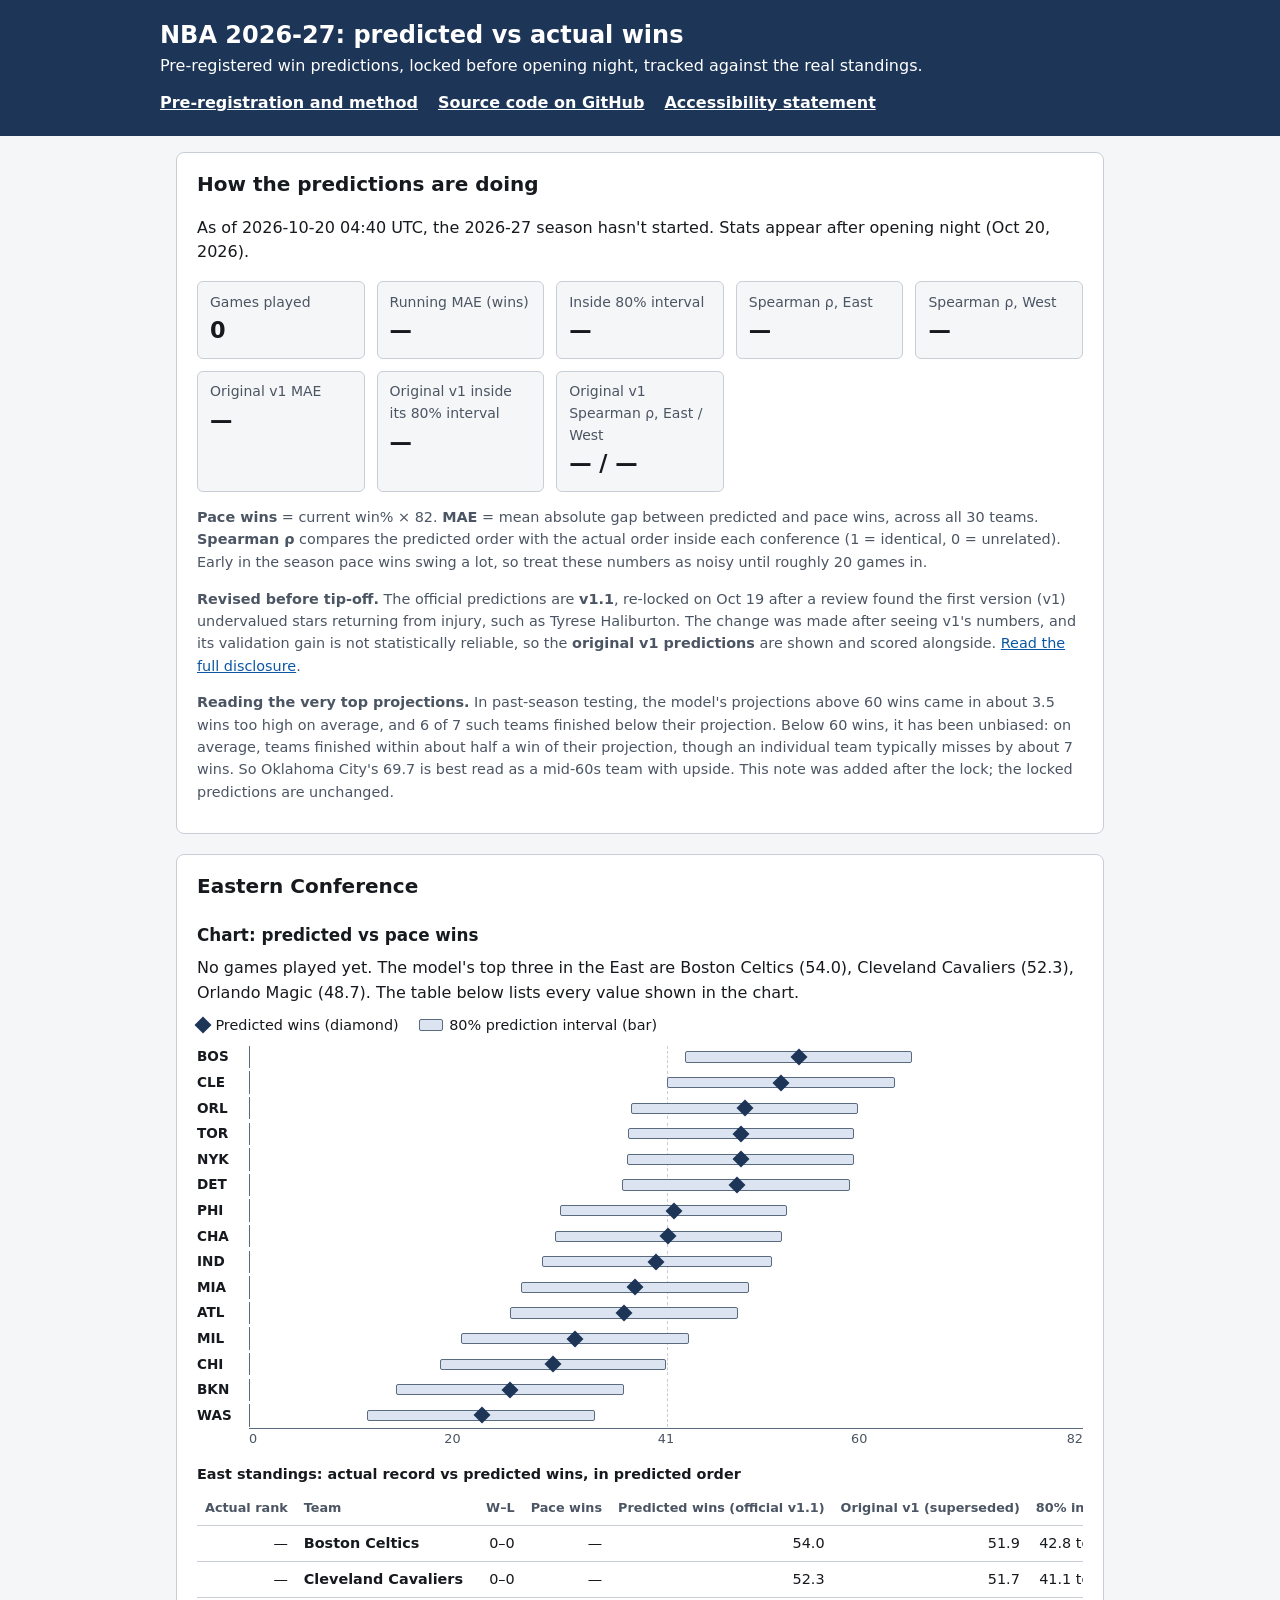
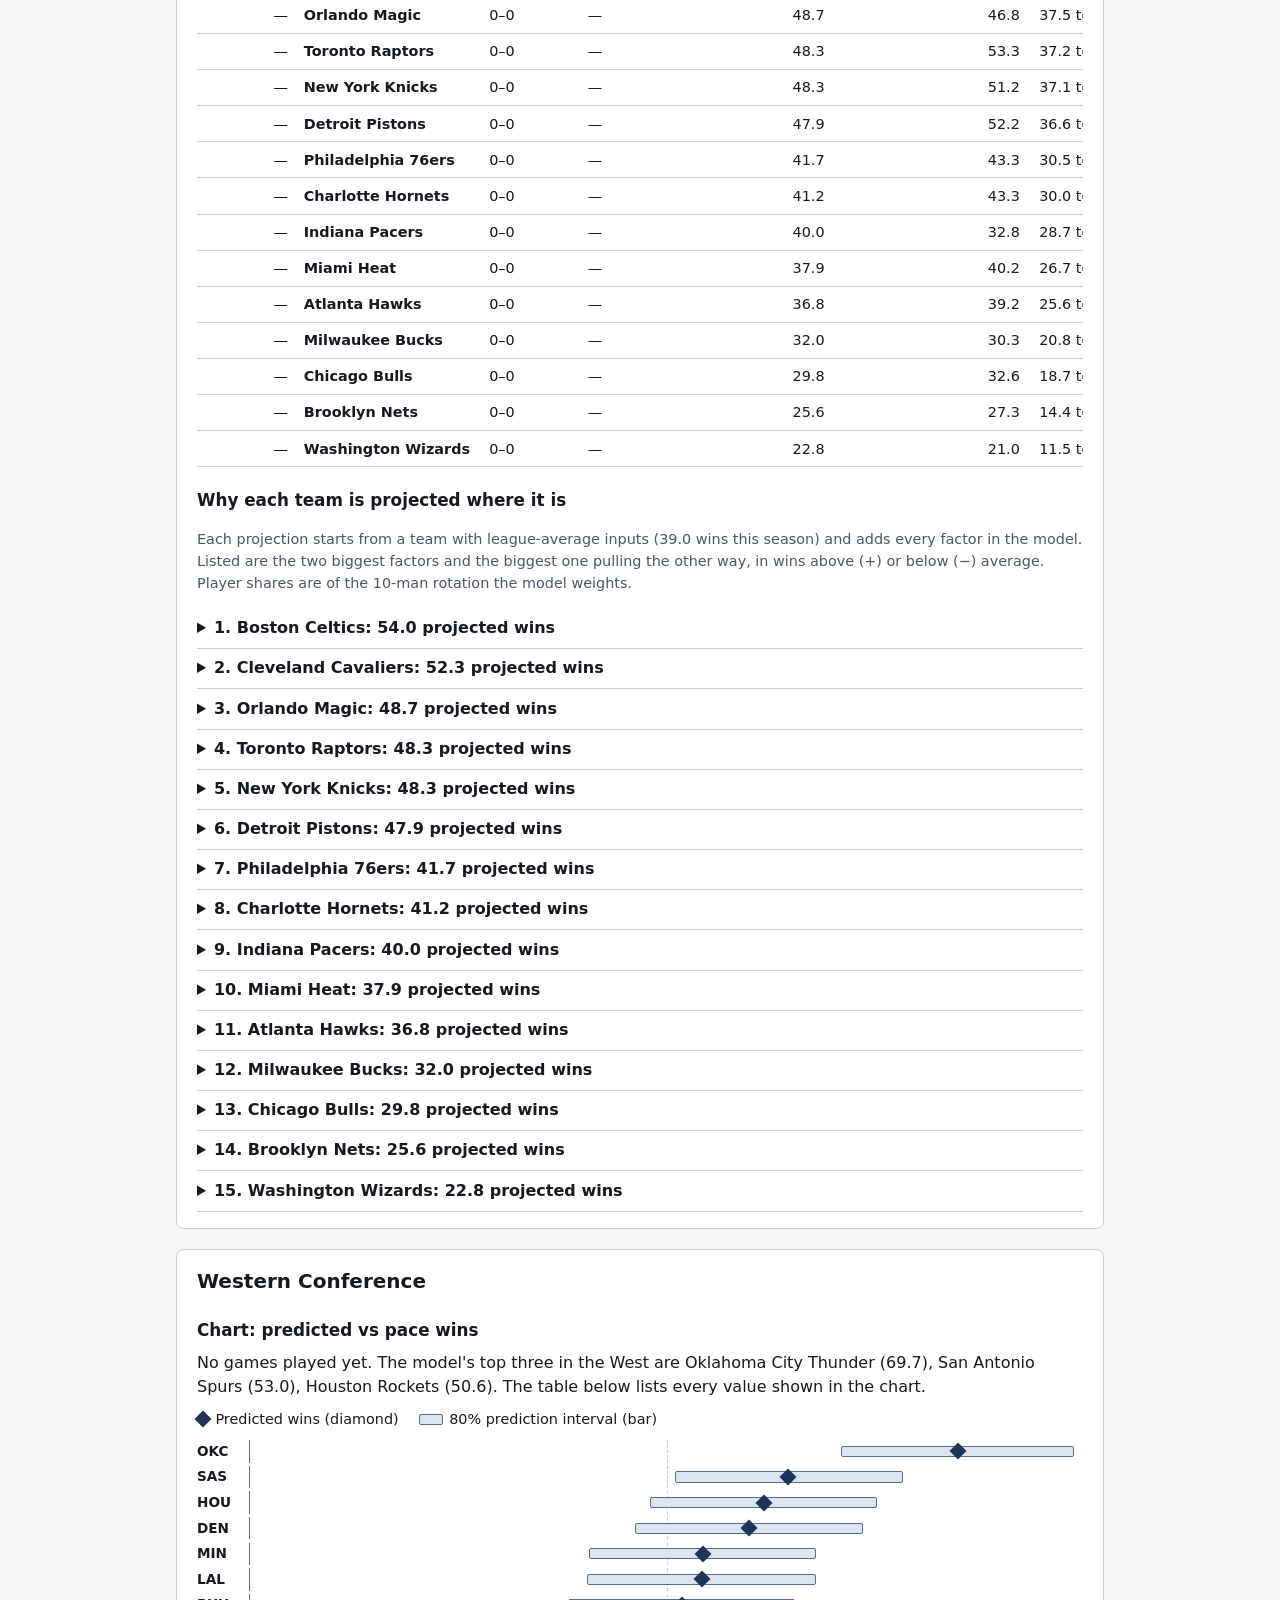
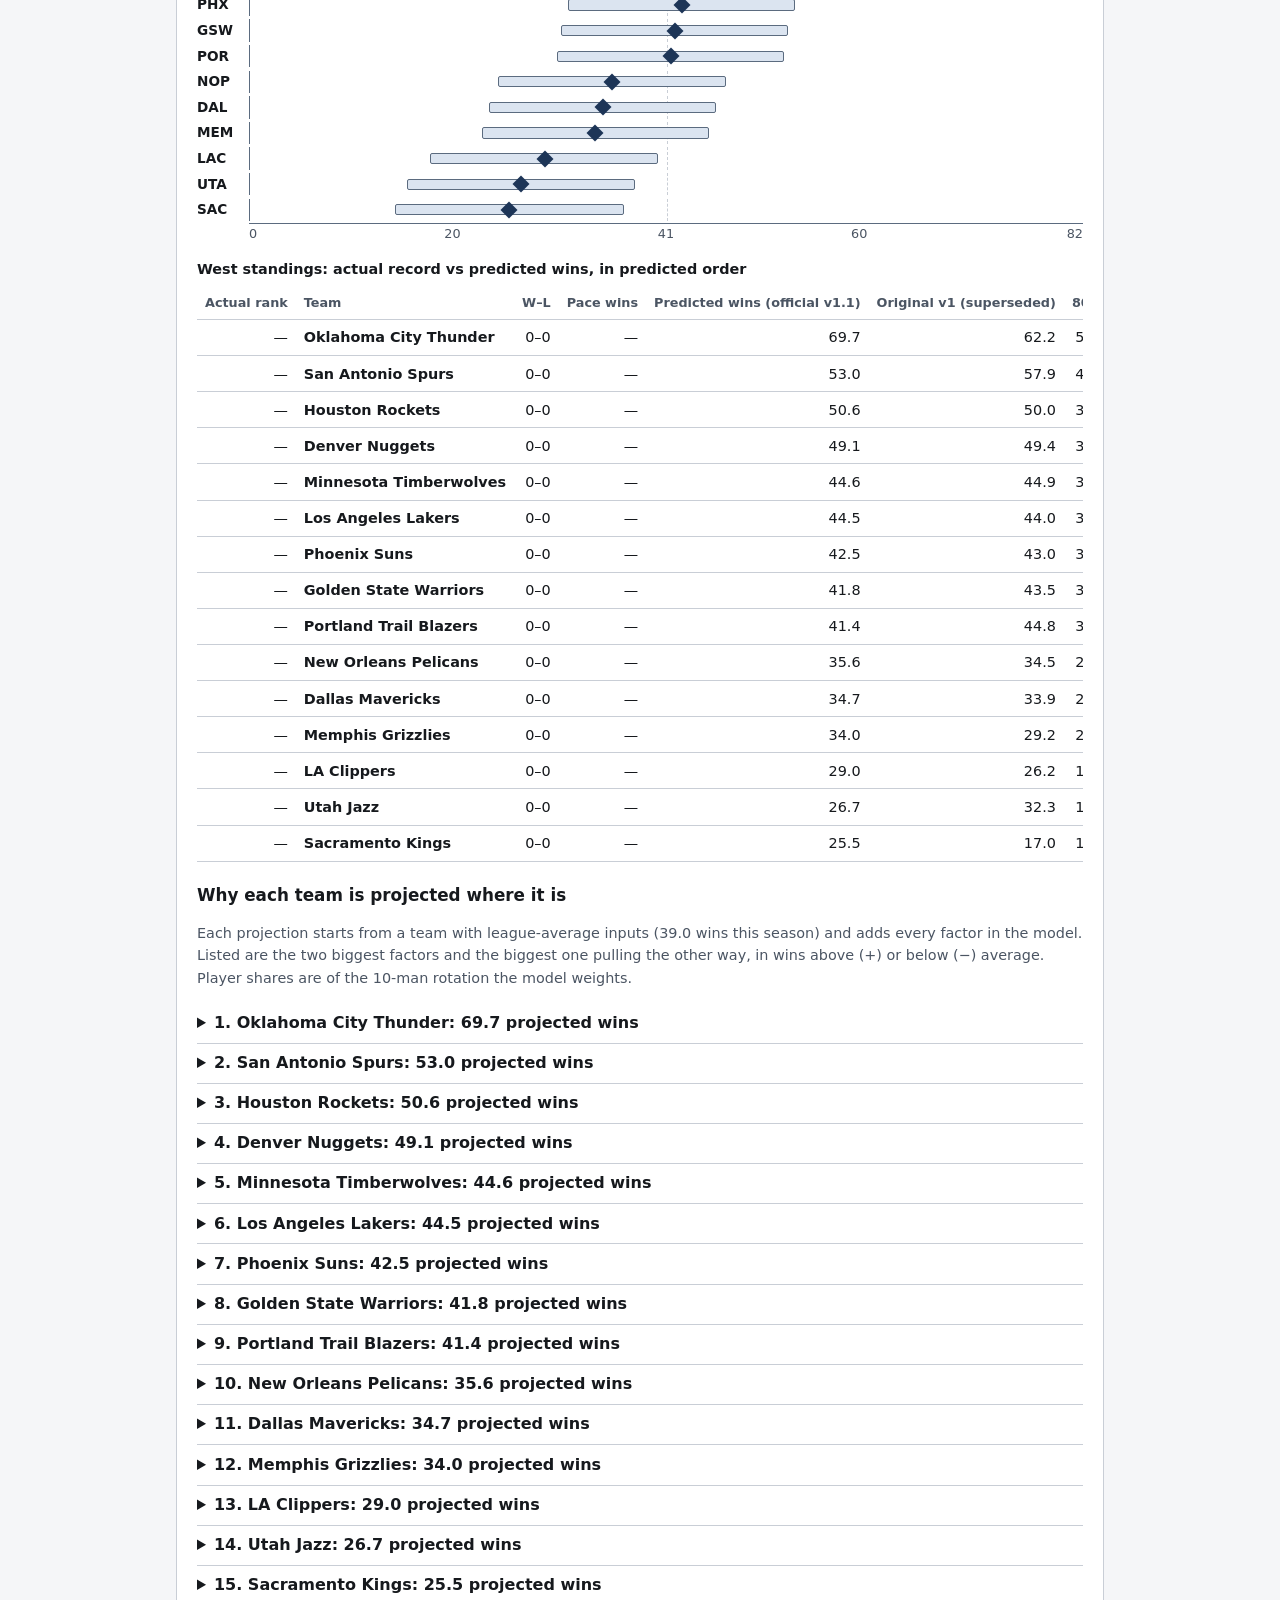
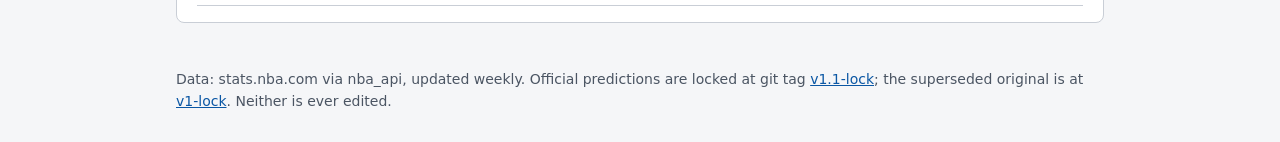
<file: docs/index.html>
<!DOCTYPE html>
<html lang="en">
<head>
<meta charset="utf-8">
<meta name="viewport" content="width=device-width, initial-scale=1">
<meta name="color-scheme" content="light dark">
<title>NBA 2026-27 Standings Predictor: predicted vs actual</title>
<link rel="stylesheet" href="style.css">
</head>
<body>
<a class="skip-link" href="#main">Skip to main content</a>
<header class="site">
  <div class="inner">
    <h1>NBA 2026-27: predicted vs actual wins</h1>
    <p>Pre-registered win predictions, locked before opening night, tracked against the real standings.</p>
    <nav aria-label="Site">
      <ul>
        <li><a href="https://github.com/allenb34/nba-standings-predictor/blob/main/PREREGISTRATION.md">Pre-registration and method</a></li>
        <li><a href="https://github.com/allenb34/nba-standings-predictor">Source code on GitHub</a></li>
        <li><a href="accessibility.html">Accessibility statement</a></li>
      </ul>
    </nav>
  </div>
</header>

<main id="main" tabindex="-1">
  <section class="card" aria-labelledby="summary-h">
    <h2 id="summary-h">How the predictions are doing</h2>
    <p id="status">Loading the latest standings…</p>
    <dl class="stats" id="stats" hidden></dl>
    <p class="note">
      <strong>Pace wins</strong> = current win% × 82. <strong>MAE</strong> = mean absolute gap between predicted and
      pace wins, across all 30 teams. <strong>Spearman ρ</strong> compares the predicted order with the actual order
      inside each conference (1 = identical, 0 = unrelated). Early in the season pace wins swing a lot, so treat these
      numbers as noisy until roughly 20 games in.
    </p>
    <p class="note">
      <strong>Revised before tip-off.</strong> The official predictions are <strong>v1.1</strong>, re-locked on Oct 19
      after a review found the first version (v1) undervalued stars returning from injury, such as Tyrese Haliburton. The
      change was made after seeing v1's numbers, and its validation gain is not statistically reliable, so the
      <strong>original v1 predictions</strong> are shown and scored alongside.
      <a href="https://github.com/allenb34/nba-standings-predictor/blob/main/PREREGISTRATION.md#disclosure-why-the-official-predictions-changed-after-v1-lock">Read the full disclosure</a>.
    </p>
    <p class="note">
      <strong>Reading the very top projections.</strong> In past-season testing, the model's projections above 60 wins came
      in about 3.5 wins too high on average, and 6 of 7 such teams finished below their projection. Below 60 wins, it has been
      unbiased: on average, teams finished within about half a win of their projection, though an individual team typically misses by about 7 wins. So Oklahoma City's 69.7 is best read as a mid-60s team with upside.
      This note was added after the lock; the locked predictions are unchanged.
    </p>
  </section>
  <div id="conferences"></div>
</main>

<footer class="site">
  <p>Data: stats.nba.com via nba_api, updated weekly. Official predictions are locked at git tag
    <a href="https://github.com/allenb34/nba-standings-predictor/tree/v1.1-lock">v1.1-lock</a>; the superseded original is at
    <a href="https://github.com/allenb34/nba-standings-predictor/tree/v1-lock">v1-lock</a>. Neither is ever edited.</p>
</footer>

<script>
const f1 = x => x == null ? "—" : x.toFixed(1);
const esc = s => String(s).replace(/[&<>"]/g, c => ({"&": "&amp;", "<": "&lt;", ">": "&gt;", '"': "&quot;"}[c]));
const pct = x => (x / 82 * 100).toFixed(2) + "%";

function diffCell(d) {
  if (d == null) return "—";
  if (Math.abs(d) < 0.05) return "0.0 (on pace)";
  return d > 0 ? `<span class="ahead">▲ +${f1(d)} ahead</span>` : `<span class="behind">▼ −${f1(-d)} behind</span>`;
}
function piCell(v) { return v == null ? "—" : v ? "✓ Yes" : "✗ No"; }

function summary(conf, c, started) {
  const t = c.teams;
  if (!started) {
    const top = t.slice(0, 3).map(x => `${x.name} (${f1(x.predicted_wins)})`).join(", ");
    return `No games played yet. The model's top three in the ${conf} are ${top}.`;
  }
  const s = [...t].sort((a, b) => b.diff - a.diff), up = s[0], down = s[s.length - 1];
  const inPi = t.filter(x => x.in_pi).length;
  const rho = c.spearman == null ? "not yet defined" : c.spearman.toFixed(2);
  return `${inPi} of ${t.length} ${conf} teams are on pace to land inside their 80% prediction interval. ` +
    `Furthest ahead of prediction: ${up.name}, on pace for ${f1(up.pace_wins)} wins vs ${f1(up.predicted_wins)} predicted. ` +
    `Furthest behind: ${down.name}, on pace for ${f1(down.pace_wins)} vs ${f1(down.predicted_wins)}. ` +
    `Rank agreement (Spearman ρ): ${rho}.`;
}

function chart(c, started) {
  const rows = c.teams.map(x => `
    <div class="row"><span class="lbl">${esc(x.team)}</span><span class="track">
      <span class="band" style="left:${pct(x.pi80_low)};width:${pct(x.pi80_high - x.pi80_low)}"></span>
      <span class="mk pred" style="left:${pct(x.predicted_wins)}"></span>
      ${x.pace_wins == null ? "" : `<span class="mk pace" style="left:${pct(x.pace_wins)}"></span>`}
    </span></div>`).join("");
  const ticks = [0, 20, 41, 60, 82].map(v => `<span style="left:${pct(v)}">${v}</span>`).join("");
  return `
    <ul class="legend" aria-hidden="true">
      <li><span class="mk pred"></span> Predicted wins (diamond)</li>
      ${started ? '<li><span class="mk pace"></span> Pace wins (circle)</li>' : ""}
      <li><span class="band"></span> 80% prediction interval (bar)</li>
    </ul>
    <div aria-hidden="true">${rows}<div class="axis"><span></span><span class="ticks">${ticks}</span></div></div>`;
}

function reasons(conf, c, base) {
  const sign = w => (w > 0 ? "+" : "−") + Math.abs(w).toFixed(1);
  const items = [...c.teams].sort((a, b) => a.predicted_rank - b.predicted_rank).map(x => `
    <details><summary>${x.predicted_rank}. ${esc(x.name)}: ${f1(x.predicted_wins)} projected wins</summary>
      <ul>${x.reasons.map(r => `<li><strong>${sign(r.wins)} wins</strong>: ${esc(r.text)}</li>`).join("")}</ul>
    </details>`).join("");
  return `<h3 id="why-${conf}">Why each team is projected where it is</h3>
    <p class="note">Each projection starts from a team with league-average inputs (${f1(base)} wins this season) and adds
      every factor in the model. Listed are the two biggest factors and the biggest one pulling the other way, in wins
      above (+) or below (−) average. Player shares are of the 10-man rotation the model weights.</p>
    <div class="why">${items}</div>`;
}

function table(conf, c, started) {
  const body = c.teams.map(x => `<tr>
      <td>${x.actual_rank ?? "—"}</td>
      <th scope="row">${esc(x.name)}</th>
      <td>${x.wins}–${x.losses}</td>
      <td>${f1(x.pace_wins)}</td>
      <td>${f1(x.predicted_wins)}</td>
      <td>${f1(x.v1_wins)}</td>
      <td>${f1(x.pi80_low)} to ${f1(x.pi80_high)}</td>
      <td>${diffCell(x.diff)}</td>
      <td>${piCell(x.in_pi)}</td>
      <td>${x.predicted_rank}</td></tr>`).join("");
  const id = `cap-${conf}`;
  return `<div class="table-wrap" role="region" aria-labelledby="${id}" tabindex="0"><table>
    <caption id="${id}">${conf} standings: actual record vs predicted wins${started ? ", in current standings order" : ", in predicted order"}</caption>
    <thead><tr>
      <th scope="col">Actual rank</th><th scope="col" class="l">Team</th><th scope="col">W–L</th>
      <th scope="col">Pace wins</th><th scope="col">Predicted wins (official v1.1)</th><th scope="col">Original v1 (superseded)</th><th scope="col">80% interval</th>
      <th scope="col">Pace vs predicted</th><th scope="col">Inside interval?</th><th scope="col">Predicted rank</th>
    </tr></thead><tbody>${body}</tbody></table></div>`;
}

fetch("data.json", {cache: "no-cache"}).then(r => { if (!r.ok) throw new Error(r.status); return r.json(); }).then(d => {
  const started = d.games_played > 0;
  const E = d.conferences.East.spearman, W = d.conferences.West.spearman;
  document.getElementById("status").textContent = started
    ? `As of ${d.updated_utc}, ${d.games_played} games have been played. The official predictions are off by ${d.mae.toFixed(1)} wins per team on average (MAE), measured against each team's current pace.`
    : `As of ${d.updated_utc}, the ${d.season} season hasn't started. Stats appear after opening night (Oct 20, 2026).`;
  const stat = (k, v) => `<div><dt>${k}</dt><dd>${v}</dd></div>`;
  const st = document.getElementById("stats");
  st.innerHTML = stat("Games played", d.games_played) + stat("Running MAE (wins)", d.mae == null ? "—" : d.mae.toFixed(2)) +
    stat("Inside 80% interval", d.pi80_coverage == null ? "—" : Math.round(d.pi80_coverage * 100) + "% of teams") +
    stat("Spearman ρ, East", E == null ? "—" : E.toFixed(2)) + stat("Spearman ρ, West", W == null ? "—" : W.toFixed(2)) +
    stat("Original v1 MAE", d.mae_v1 == null ? "—" : d.mae_v1.toFixed(2)) +
    stat("Original v1 inside its 80% interval", d.pi80_coverage_v1 == null ? "—" : Math.round(d.pi80_coverage_v1 * 100) + "% of teams") +
    stat("Original v1 Spearman ρ, East / West", [d.conferences.East.spearman_v1, d.conferences.West.spearman_v1].map(v => v == null ? "—" : v.toFixed(2)).join(" / "));
  st.hidden = false;
  document.getElementById("conferences").innerHTML = ["East", "West"].map(conf => {
    const c = d.conferences[conf];
    return `<section class="card" aria-labelledby="h-${conf}">
      <h2 id="h-${conf}">${conf}ern Conference</h2>
      <h3 id="chart-${conf}">Chart: predicted vs pace wins</h3>
      <figure class="chart" aria-labelledby="chart-${conf}" aria-describedby="sum-${conf}" style="margin:0">
        <figcaption id="sum-${conf}">${esc(summary(conf, c, started))} The table below lists every value shown in the chart.</figcaption>
        ${chart(c, started)}
      </figure>
      ${table(conf, c, started)}
      ${reasons(conf, c, d.reasons_base_wins)}
    </section>`;
  }).join("");
}).catch(e => {
  document.getElementById("status").textContent = `Couldn't load data.json (${e.message}). If you opened this file directly, serve the docs folder over HTTP instead.`;
});
</script>
</body>
</html>
</file>
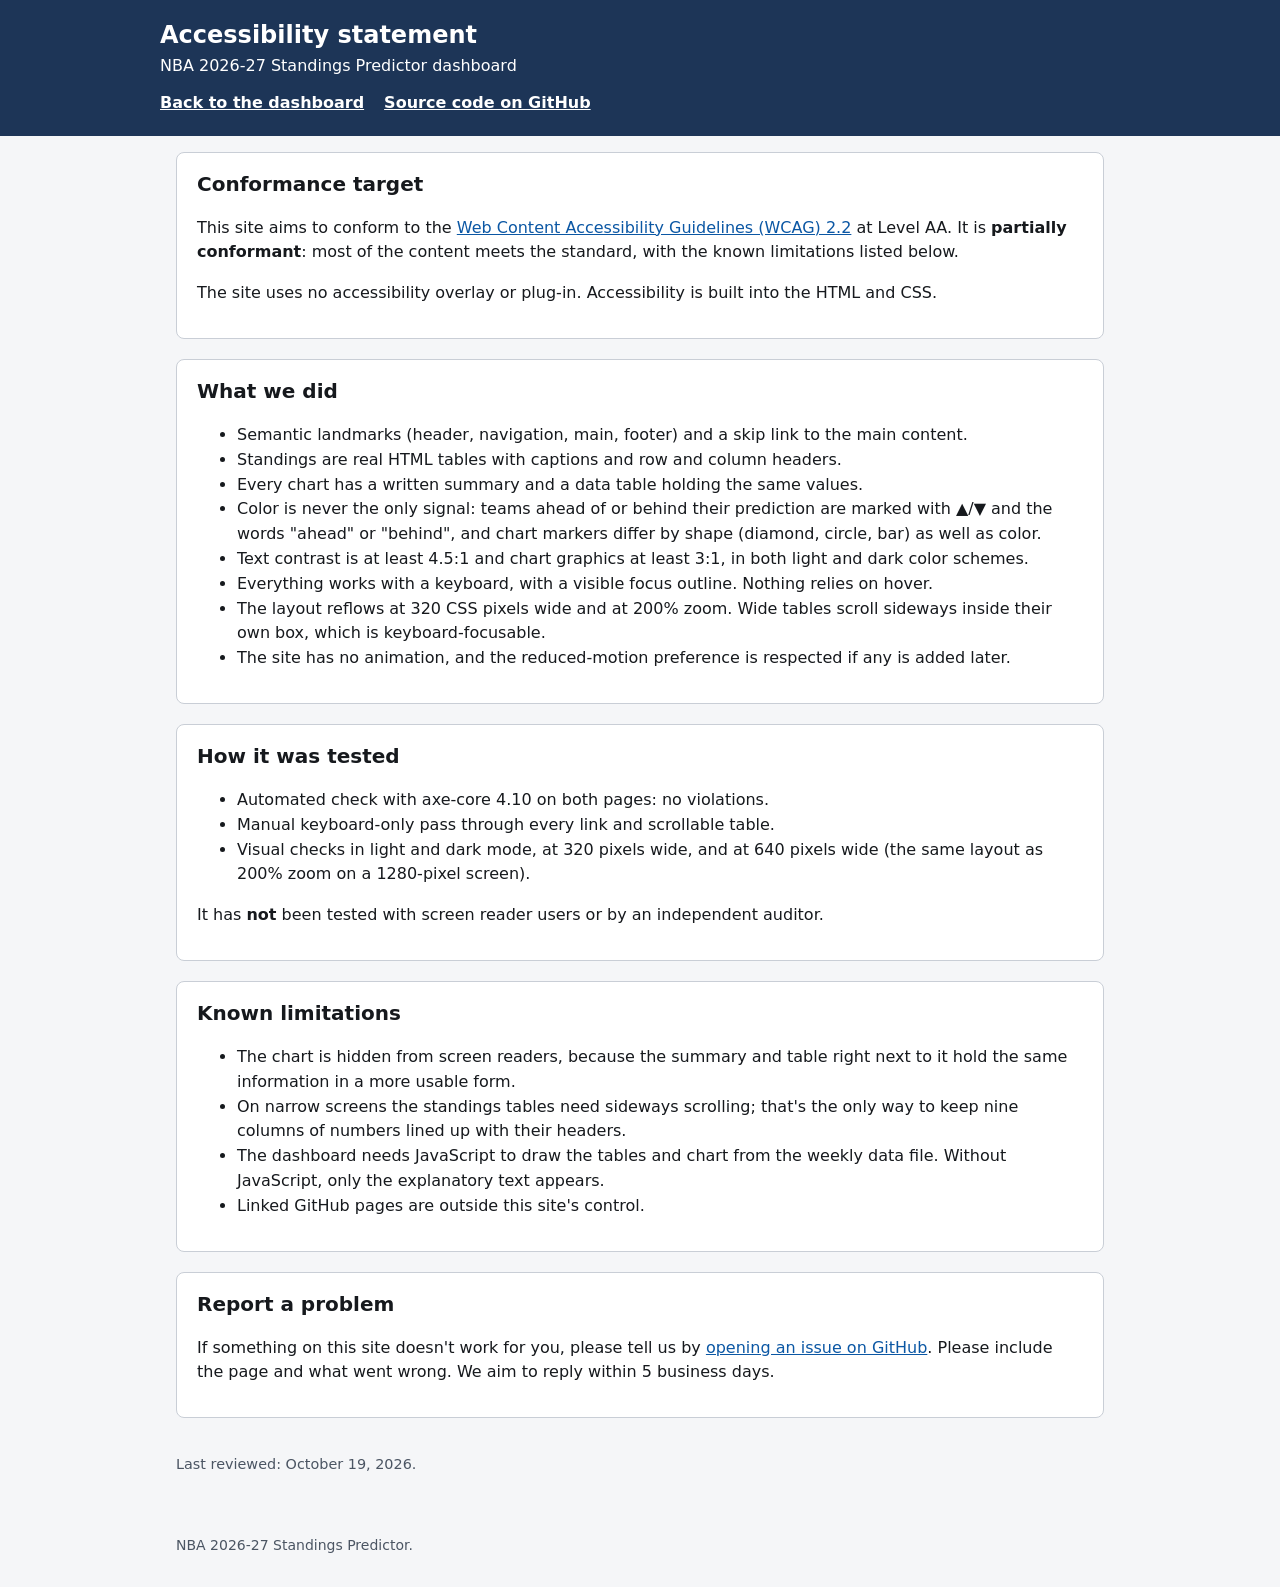
<file: docs/accessibility.html>
<!DOCTYPE html>
<html lang="en">
<head>
<meta charset="utf-8">
<meta name="viewport" content="width=device-width, initial-scale=1">
<meta name="color-scheme" content="light dark">
<title>Accessibility statement: NBA 2026-27 Standings Predictor</title>
<link rel="stylesheet" href="style.css">
</head>
<body>
<a class="skip-link" href="#main">Skip to main content</a>
<header class="site">
  <div class="inner">
    <h1>Accessibility statement</h1>
    <p>NBA 2026-27 Standings Predictor dashboard</p>
    <nav aria-label="Site">
      <ul>
        <li><a href="index.html">Back to the dashboard</a></li>
        <li><a href="https://github.com/allenb34/nba-standings-predictor">Source code on GitHub</a></li>
      </ul>
    </nav>
  </div>
</header>

<main id="main" tabindex="-1">
  <section class="card" aria-labelledby="goal-h">
    <h2 id="goal-h">Conformance target</h2>
    <p>This site aims to conform to the <a href="https://www.w3.org/TR/WCAG22/">Web Content Accessibility Guidelines (WCAG) 2.2</a>
      at Level AA. It is <strong>partially conformant</strong>: most of the content meets the standard, with the known
      limitations listed below.</p>
    <p>The site uses no accessibility overlay or plug-in. Accessibility is built into the HTML and CSS.</p>
  </section>

  <section class="card" aria-labelledby="how-h">
    <h2 id="how-h">What we did</h2>
    <ul>
      <li>Semantic landmarks (header, navigation, main, footer) and a skip link to the main content.</li>
      <li>Standings are real HTML tables with captions and row and column headers.</li>
      <li>Every chart has a written summary and a data table holding the same values.</li>
      <li>Color is never the only signal: teams ahead of or behind their prediction are marked with ▲/▼ and the words
        "ahead" or "behind", and chart markers differ by shape (diamond, circle, bar) as well as color.</li>
      <li>Text contrast is at least 4.5:1 and chart graphics at least 3:1, in both light and dark color schemes.</li>
      <li>Everything works with a keyboard, with a visible focus outline. Nothing relies on hover.</li>
      <li>The layout reflows at 320 CSS pixels wide and at 200% zoom. Wide tables scroll sideways inside their own
        box, which is keyboard-focusable.</li>
      <li>The site has no animation, and the reduced-motion preference is respected if any is added later.</li>
    </ul>
  </section>

  <section class="card" aria-labelledby="test-h">
    <h2 id="test-h">How it was tested</h2>
    <ul>
      <li>Automated check with axe-core 4.10 on both pages: no violations.</li>
      <li>Manual keyboard-only pass through every link and scrollable table.</li>
      <li>Visual checks in light and dark mode, at 320 pixels wide, and at 640 pixels wide (the same layout as 200% zoom on a 1280-pixel screen).</li>
    </ul>
    <p>It has <strong>not</strong> been tested with screen reader users or by an independent auditor.</p>
  </section>

  <section class="card" aria-labelledby="limits-h">
    <h2 id="limits-h">Known limitations</h2>
    <ul>
      <li>The chart is hidden from screen readers, because the summary and table right next to it hold the same
        information in a more usable form.</li>
      <li>On narrow screens the standings tables need sideways scrolling; that's the only way to keep nine columns
        of numbers lined up with their headers.</li>
      <li>The dashboard needs JavaScript to draw the tables and chart from the weekly data file. Without
        JavaScript, only the explanatory text appears.</li>
      <li>Linked GitHub pages are outside this site's control.</li>
    </ul>
  </section>

  <section class="card" aria-labelledby="contact-h">
    <h2 id="contact-h">Report a problem</h2>
    <p>If something on this site doesn't work for you, please tell us by
      <a href="https://github.com/allenb34/nba-standings-predictor/issues/new">opening an issue on GitHub</a>.
      Please include the page and what went wrong. We aim to reply within 5 business days.</p>
  </section>

  <p class="note">Last reviewed: <time datetime="2026-10-19">October 19, 2026</time>.</p>
</main>

<footer class="site">
  <p>NBA 2026-27 Standings Predictor.</p>
</footer>
</body>
</html>
</file>
<file: docs/style.css>
:root {
  --bg: #f5f6f8;
  --card: #ffffff;
  --text: #16191d;
  --muted: #4b5563;          /* 7.5:1 on --card */
  --border: #c9ced6;
  --link: #0b57a4;           /* 7:1 on --card */
  --brand: #1d3557;
  --on-brand: #ffffff;
  --focus: #b3261e;
  --pred: #1d3557;           /* predicted marker */
  --pace: #a14a00;           /* pace marker, 5.9:1 on --card */
  --band: #dbe4f0;           /* PI fill (decorative) */
  --band-edge: #5b6b7f;      /* PI outline, 5.6:1 on --card */
  --ahead: #146c2e;
  --behind: #a3221b;
}
@media (prefers-color-scheme: dark) {
  :root {
    --bg: #0f1216;
    --card: #181c22;
    --text: #e8eaed;
    --muted: #b4bcc8;
    --border: #3a414c;
    --link: #8ab4f8;
    --brand: #22324a;
    --on-brand: #f1f4f8;
    --focus: #ffb4a9;
    --pred: #a8c7fa;
    --pace: #ffb366;
    --band: #2a3647;
    --band-edge: #8b98a8;
    --ahead: #7dd99a;
    --behind: #ff9b93;
  }
}
* { box-sizing: border-box; }
html { -webkit-text-size-adjust: 100%; }
body {
  margin: 0;
  font: 1rem/1.55 system-ui, -apple-system, "Segoe UI", Roboto, Arial, sans-serif;
  background: var(--bg);
  color: var(--text);
}
a { color: var(--link); }
:focus-visible { outline: 3px solid var(--focus); outline-offset: 2px; }
.skip-link {
  position: absolute; left: 0.5rem; top: -10rem;
  background: var(--card); color: var(--link); padding: 0.5rem 1rem; border-radius: 4px; z-index: 10;
}
.skip-link:focus { top: 0.5rem; }
header.site { background: var(--brand); color: var(--on-brand); padding: 1.25rem 1rem; }
header.site .inner, main, footer.site { max-width: 960px; margin: 0 auto; }
header.site h1 { margin: 0 0 0.25rem; font-size: 1.5rem; line-height: 1.25; }
header.site p { margin: 0; }
header.site nav ul { list-style: none; margin: 0.75rem 0 0; padding: 0; display: flex; flex-wrap: wrap; gap: 0.25rem 1.25rem; }
header.site a { color: var(--on-brand); font-weight: 600; }
header.site :focus-visible { outline-color: var(--on-brand); }
main { padding: 1rem; display: grid; gap: 1.25rem; }
main:focus { outline: none; }
main > * { min-width: 0; }
#conferences { display: grid; gap: 1.25rem; }
section.card {
  background: var(--card); border: 1px solid var(--border); border-radius: 8px;
  padding: 1rem 1.25rem; min-width: 0;
}
h2 { font-size: 1.25rem; margin: 0 0 0.75rem; }
h3 { font-size: 1.05rem; margin: 1.25rem 0 0.5rem; }
.stats { display: grid; grid-template-columns: repeat(auto-fit, minmax(10rem, 1fr)); gap: 0.75rem; margin: 0; }
.stats div { background: var(--bg); border: 1px solid var(--border); border-radius: 6px; padding: 0.6rem 0.75rem; }
.stats dt { font-size: 0.875rem; color: var(--muted); }
.stats dd { margin: 0; font-size: 1.4rem; font-weight: 700; }
.note { color: var(--muted); font-size: 0.9rem; }

/* Chart: HTML/CSS so labels stay real text at any zoom. Hidden from AT; the table below is the equivalent. */
.chart { margin: 0.5rem 0 0; }
.legend { display: flex; flex-wrap: wrap; gap: 0.25rem 1.25rem; margin: 0.5rem 0; padding: 0; list-style: none; font-size: 0.9rem; }
.legend li { display: flex; align-items: center; gap: 0.4rem; }
.row { display: grid; grid-template-columns: 3.25rem 1fr; align-items: center; min-height: 1.6rem; }
.row .lbl { font-size: 0.85rem; font-weight: 600; }
.track { position: relative; height: 1.4rem; border-left: 1px solid var(--band-edge); }
.track::before { content: ""; position: absolute; left: 50%; top: 0; bottom: 0; border-left: 1px dashed var(--border); }
.band { position: absolute; top: 0.35rem; height: 0.7rem; background: var(--band); border: 1px solid var(--band-edge); border-radius: 2px; }
.mk { position: absolute; top: 50%; width: 0.75rem; height: 0.75rem; transform: translate(-50%, -50%); }
.mk.pred { background: var(--pred); transform: translate(-50%, -50%) rotate(45deg); }
.mk.pace { background: var(--pace); border-radius: 50%; border: 2px solid var(--card); width: 0.95rem; height: 0.95rem; }
.legend .mk { position: static; transform: none; display: inline-block; }
.legend .mk.pred { transform: rotate(45deg); }
.legend .band { position: static; display: inline-block; width: 1.5rem; }
.axis { display: grid; grid-template-columns: 3.25rem 1fr; font-size: 0.8rem; color: var(--muted); }
.axis .ticks { position: relative; height: 1.2rem; border-top: 1px solid var(--band-edge); }
.axis .ticks span { position: absolute; transform: translateX(-50%); }
.axis .ticks span:first-child { transform: none; }
.axis .ticks span:last-child { transform: translateX(-100%); }

.table-wrap { overflow-x: auto; margin-top: 1rem; }
table { border-collapse: collapse; width: 100%; font-size: 0.9rem; }
caption { text-align: left; font-weight: 700; padding-bottom: 0.4rem; }
th, td { padding: 0.4rem 0.5rem; border-bottom: 1px solid var(--border); text-align: right; white-space: nowrap; }
th { font-size: 0.8rem; color: var(--muted); vertical-align: bottom; }
th[scope="row"], td.l, th.l { text-align: left; }
th[scope="row"] { color: var(--text); font-size: 0.9rem; font-weight: 600; }
.ahead { color: var(--ahead); font-weight: 600; }
.behind { color: var(--behind); font-weight: 600; }
.why details { border-bottom: 1px solid var(--border); padding: 0.45rem 0; }
.why summary { cursor: pointer; font-weight: 600; }
.why ul { margin: 0.4rem 0 0.2rem; padding-left: 1.25rem; }
.why li { margin: 0.2rem 0; }
footer.site { padding: 1rem; font-size: 0.875rem; color: var(--muted); }
@media (prefers-reduced-motion: reduce) {
  *, *::before, *::after { animation: none !important; transition: none !important; scroll-behavior: auto !important; }
}
</file>
